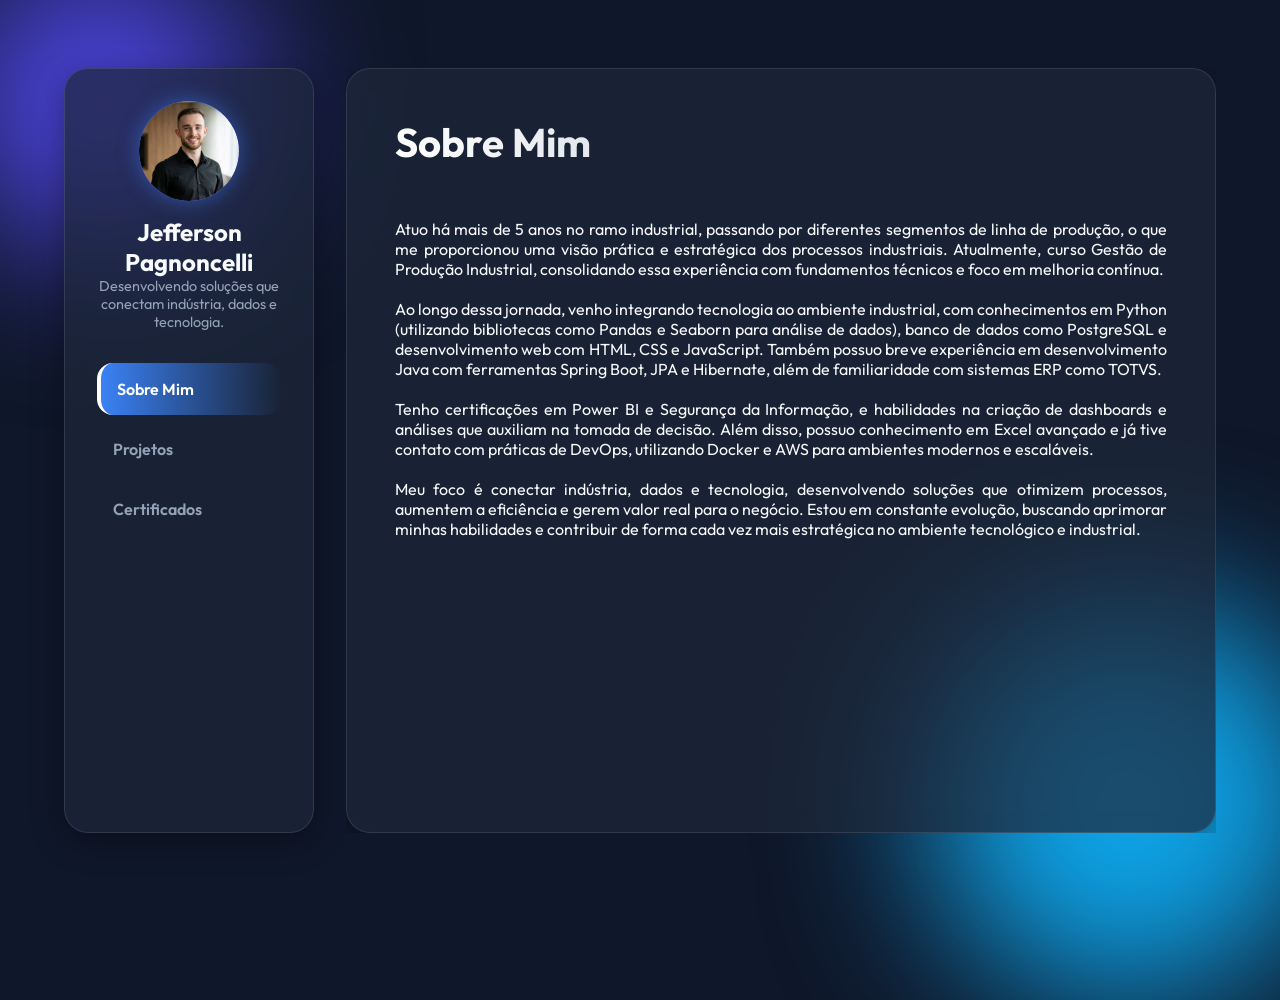
<file: index.html>
<!DOCTYPE html>
<html lang="pt-br">

<head>
    <meta charset="UTF-8">
    <meta name="viewport" content="width=device-width, initial-scale=1.0">
    <meta name="description" content="Meu portfólio profissional de TI">
    <title>Meu Portfólio de TI</title>
    <!-- Modern Font: Outfit -->
    <link href="https://fonts.googleapis.com/css2?family=Outfit:wght@300;400;600;800&display=swap" rel="stylesheet">
    <link rel="stylesheet" href="style.css">
</head>

<body>
    <div class="app-container">
        <!-- Sidebar / Navigation -->
        <nav class="sidebar glass">
            <div class="profile-header">
                <div class="avatar">
                    <img src="fotos/foto perfil.png" alt="">
                </div>
                <h1>Jefferson Pagnoncelli</h1>
                <p>Desenvolvendo soluções que conectam indústria, dados e tecnologia.</p>
            </div>
            <ul class="nav-links" id="nav-links">
                <li class="active" data-target="sobre">Sobre Mim</li>
                <li data-target="projetos">Projetos</li>
                <!--<li data-target="carreira">Carreira em TI</li>-->
                <li data-target="certificados">Certificados</li>
                <!-- ADICIONE NOVAS ABAS AQUI: -->
                <!-- <li data-target="nova_aba">Minha Nova Aba</li> -->
            </ul>


        </nav>

        <!-- Main Content Area -->
        <main class="content-area">

            <!-- Section: Sobre Mim -->
            <section id="sobre" class="tab-content active glass">
                <h2>Sobre Mim</h2>
                <div class="content-body" id="sobre-body">
                    <p> <br>Atuo há mais de 5 anos no ramo industrial, passando por diferentes segmentos de linha de
                        produção,
                        o
                        que me proporcionou uma visão prática e estratégica dos processos industriais. Atualmente, curso
                        Gestão de Produção Industrial, consolidando essa experiência com fundamentos técnicos e foco em
                        melhoria contínua.</br>

                        <br> Ao longo dessa jornada, venho integrando tecnologia ao ambiente industrial, com
                        conhecimentos em
                        Python (utilizando bibliotecas como Pandas e Seaborn para análise de dados), banco de dados como
                        PostgreSQL e desenvolvimento web com HTML, CSS e JavaScript. Também possuo breve experiência em
                        desenvolvimento Java com ferramentas Spring Boot, JPA e Hibernate,
                        além de familiaridade com sistemas ERP como
                        TOTVS.</br>

                        <br>Tenho certificações em Power BI e Segurança da Informação, e habilidades na criação
                        de
                        dashboards e análises que auxiliam na tomada de decisão. Além disso, possuo conhecimento em
                        Excel avançado e já tive contato com práticas de DevOps, utilizando Docker e AWS para ambientes
                        modernos e escaláveis.</br>

                        <br>Meu foco é conectar indústria, dados e tecnologia, desenvolvendo soluções que otimizem
                        processos, aumentem a eficiência e gerem valor real para o negócio. Estou em constante evolução,
                        buscando aprimorar minhas habilidades e contribuir de forma cada vez mais estratégica no
                        ambiente tecnológico e industrial.</br>
                    </p>
                </div>
            </section>

            <!-- Section: Projetos -->
            <section id="projetos" class="tab-content glass">
                <h2>Meus Projetos</h2>
                <div class="grid-container" id="projetos-grid">
                    <!-- Cards de projetos carregados via API -->
                </div>
            </section>

            <!-- Section: Carreira -->
            <!--<section id="carreira" class="tab-content glass">
                <h2>Minha Carreira em TI</h2>
                <div class="timeline" id="carreira-timeline">
                     Linha do tempo carregada via API 
                </div>
            </section>-->

            <!-- Section: Certificados -->
            <section id="certificados" class="tab-content glass">
                <h2>Meus Certificados</h2>
                <div class="grid-container" id="certificados-grid">
                    <p><br>Ensino Médio Completo – Instituto Estadual de Educação Tiradentes;</br>
                        <br>Curso de Assistente Administrativo 2018/2019 800 horas – CFP SENAI NOVA PRATA –
                        Concluído;</br>
                        <br>Curso de Operador de Empilhadeira NR11 – Concluído;</br>
                        <br>Curso de Desenvolvimento Back-end (Python, desenvolvimento web, automatização e manipulação
                        de dados, DevOps e Deploy) – EBAC – Concluído.</br>
                        <br>Curso de Segurança da Informação – Udemy – Concluído </br>
                        <br>Curso de Rede de Computadores – Básico ao Avançado – Concluído.</br>
                        <br>Curso Google Cybersecurity – Cousera – Concluído.</br>
                        <br>Curso Power BI Básico ao Avançado – Udemy – Concluído.</br>
                        <br>Curso de DevOps (Kubernetes, Docker e Rancher) – Em andamento.</br>
                        <br>Curso de Gestão de Projetos – Em andamento.</br>
                        <br>Superior em Gestão de Produção Industrial (UNINTER) – Em andamento (2º semestre).</br>
                    </p>
                </div>
            </section>

        </main>
    </div>

    <div class="modal" id="modal">
        <img src="fotos/foto perfil.png" alt="">
    </div>

    <!-- Elementos de Decoração Fluída (Background Blob) -->
    <div class="blob blob-1"></div>
    <div class="blob blob-2"></div>

    <script src="script.js"></script>

</body>

</html>
</file>
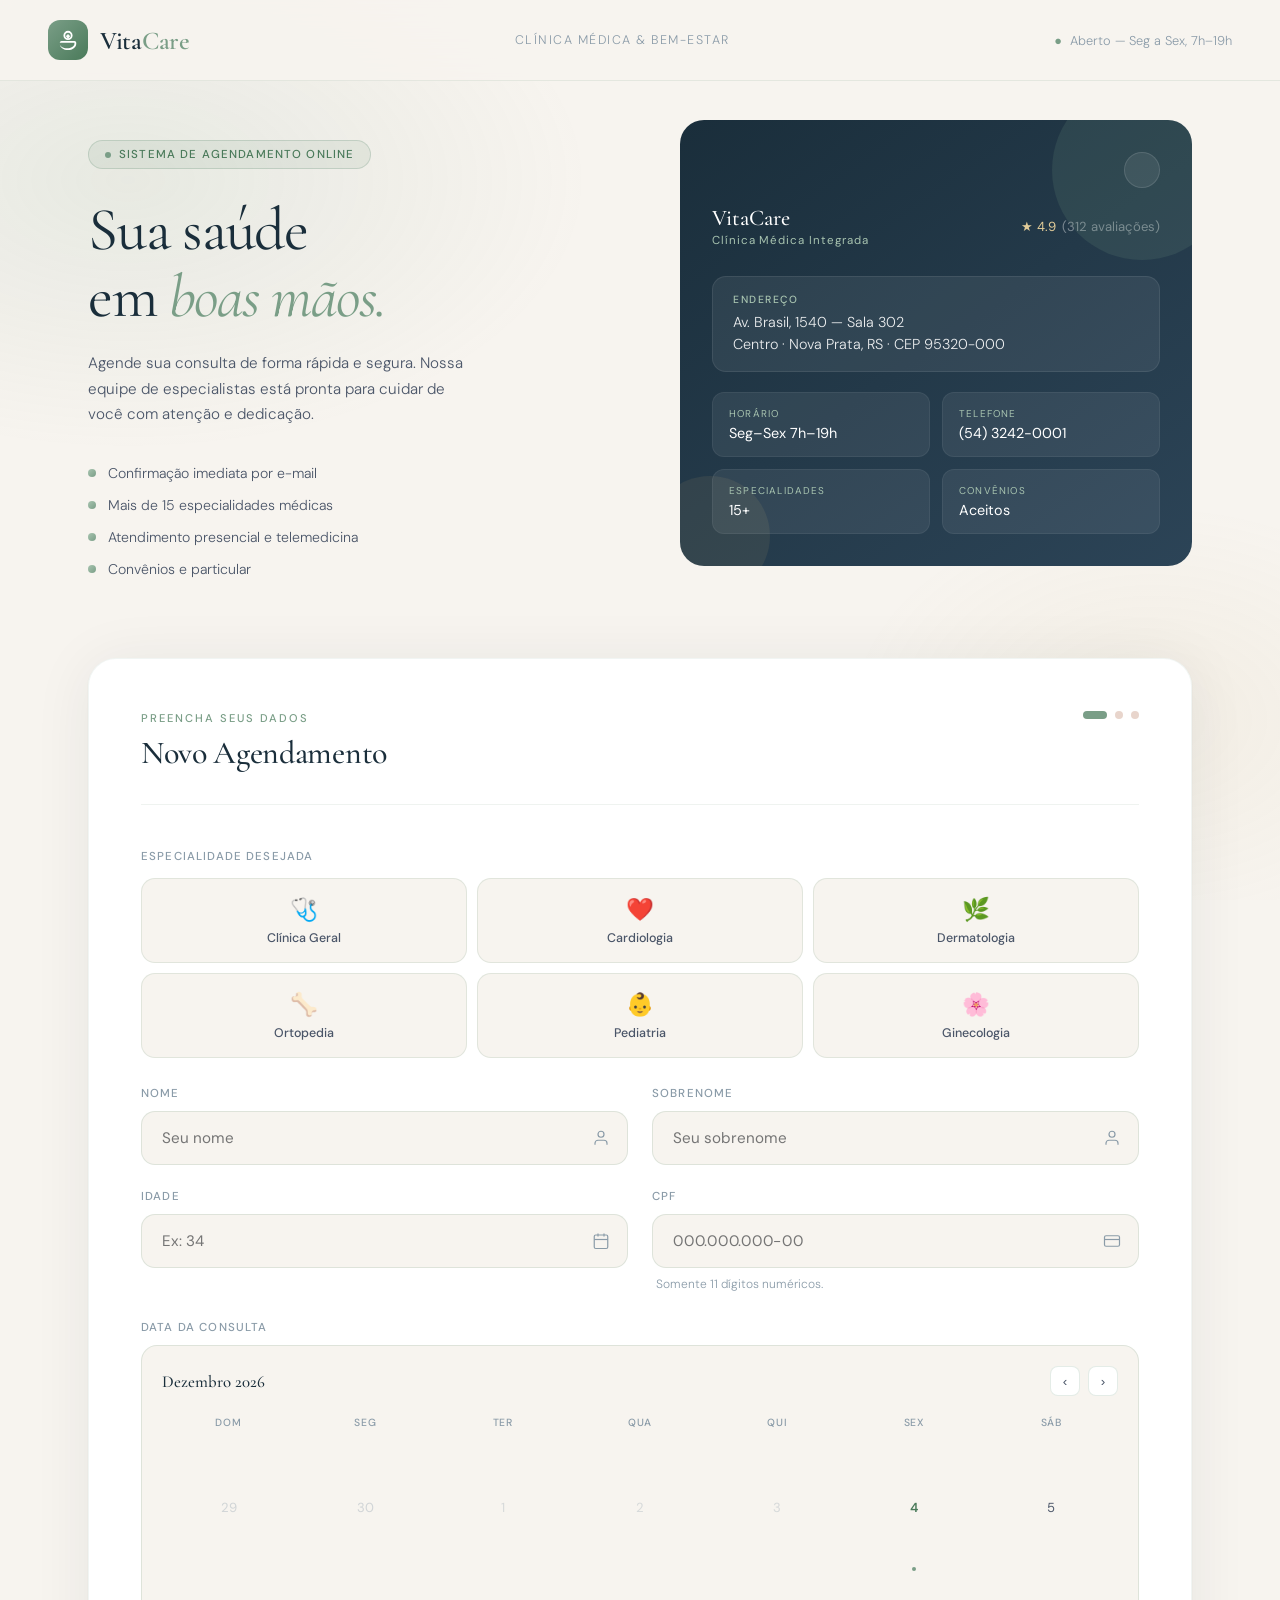
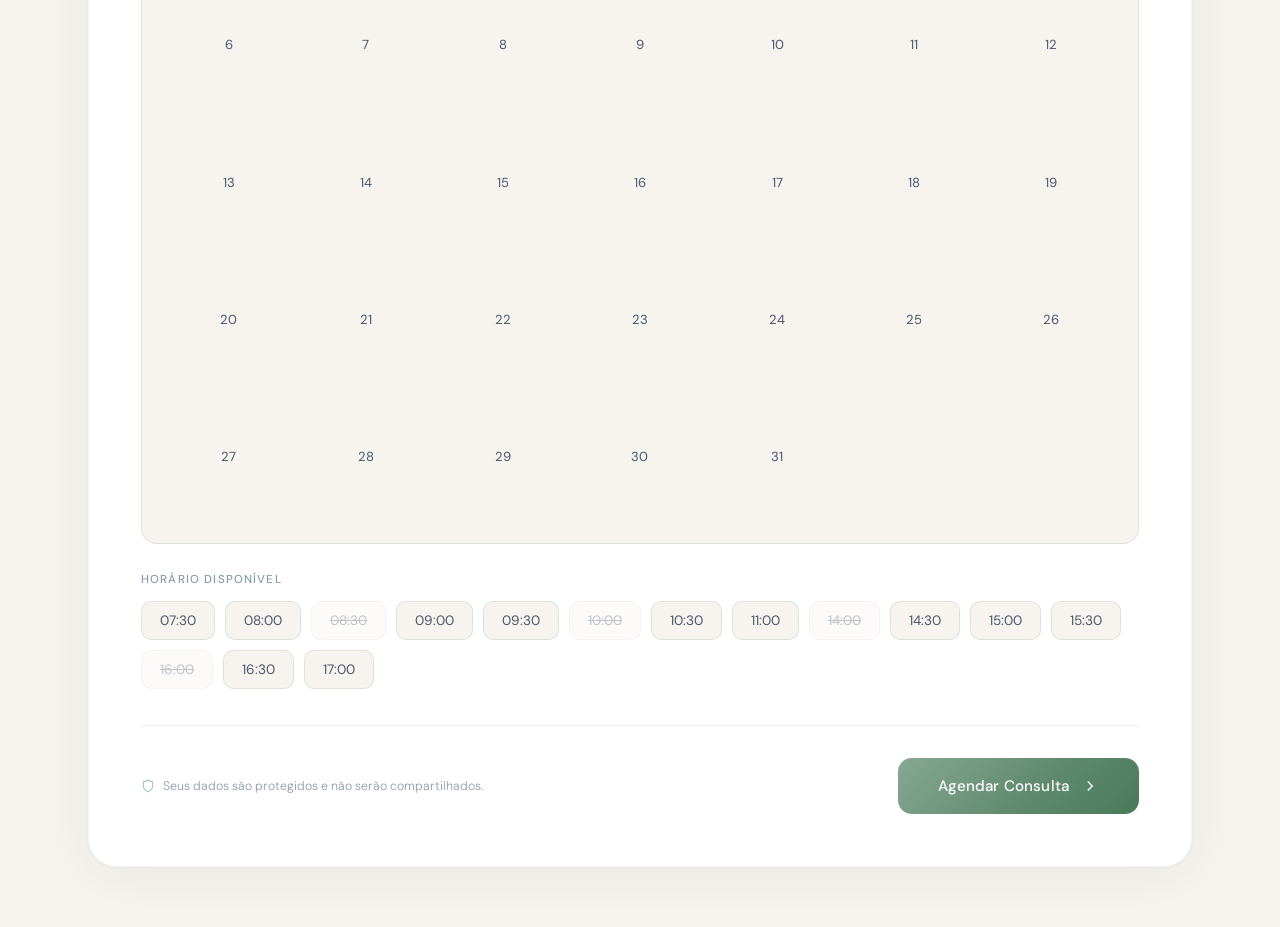
<file: agendamento.html>
<!DOCTYPE html>
<html lang="pt-BR">
<head>
<meta charset="UTF-8">
<meta name="viewport" content="width=device-width, initial-scale=1.0">
<title>VitaCare — Agendamento de Consultas</title>
<link rel="preconnect" href="https://fonts.googleapis.com">
<link href="https://fonts.googleapis.com/css2?family=Cormorant+Garamond:ital,wght@0,300;0,400;0,500;0,600;1,300;1,400&family=DM+Sans:wght@300;400;500&display=swap" rel="stylesheet">
<style>
  :root {
    --cream: #F7F4EF;
    --sage: #7A9E87;
    --sage-light: #A8C4B0;
    --sage-dark: #4A7A5A;
    --navy: #1A2E3B;
    --navy-light: #2C4457;
    --gold: #C4A96A;
    --gold-light: #E2CC99;
    --blush: #E8D5CC;
    --text-dark: #1A1A1A;
    --text-mid: #4A5568;
    --text-light: #8A9BA8;
    --white: #FFFFFF;
    --error: #C0392B;
    --success: #27AE60;
  }

  * { margin: 0; padding: 0; box-sizing: border-box; }

  body {
    font-family: 'DM Sans', sans-serif;
    background: var(--cream);
    color: var(--text-dark);
    min-height: 100vh;
    overflow-x: hidden;
  }

  /* ── BACKGROUND ── */
  body::before {
    content: '';
    position: fixed;
    inset: 0;
    background:
      radial-gradient(ellipse 60% 50% at 10% 20%, rgba(122,158,135,0.12) 0%, transparent 60%),
      radial-gradient(ellipse 40% 40% at 90% 80%, rgba(196,169,106,0.08) 0%, transparent 60%);
    pointer-events: none;
    z-index: 0;
  }

  /* ── HEADER ── */
  header {
    position: fixed;
    top: 0; left: 0; right: 0;
    z-index: 100;
    padding: 20px 48px;
    display: flex;
    align-items: center;
    justify-content: space-between;
    background: rgba(247,244,239,0.85);
    backdrop-filter: blur(16px);
    border-bottom: 1px solid rgba(122,158,135,0.15);
  }

  .logo {
    display: flex;
    align-items: center;
    gap: 12px;
  }

  .logo-mark {
    width: 40px; height: 40px;
    background: linear-gradient(135deg, var(--sage) 0%, var(--sage-dark) 100%);
    border-radius: 12px;
    display: flex;
    align-items: center;
    justify-content: center;
    position: relative;
  }

  .logo-mark svg {
    width: 22px; height: 22px;
    fill: white;
  }

  .logo-text {
    font-family: 'Cormorant Garamond', serif;
    font-size: 1.6rem;
    font-weight: 600;
    color: var(--navy);
    letter-spacing: -0.01em;
  }

  .logo-text span {
    color: var(--sage);
  }

  .header-tagline {
    font-size: 0.78rem;
    color: var(--text-light);
    letter-spacing: 0.12em;
    text-transform: uppercase;
    font-weight: 300;
  }

  /* ── MAIN WRAPPER ── */
  main {
    position: relative;
    z-index: 1;
    padding: 120px 48px 60px;
    max-width: 1200px;
    margin: 0 auto;
  }

  /* ── HERO SECTION ── */
  .hero {
    display: grid;
    grid-template-columns: 1fr 1fr;
    gap: 80px;
    align-items: start;
    margin-bottom: 80px;
  }

  .hero-left {
    padding-top: 20px;
  }

  .hero-badge {
    display: inline-flex;
    align-items: center;
    gap: 8px;
    padding: 6px 16px;
    background: rgba(122,158,135,0.12);
    border: 1px solid rgba(122,158,135,0.3);
    border-radius: 100px;
    font-size: 0.72rem;
    color: var(--sage-dark);
    letter-spacing: 0.1em;
    text-transform: uppercase;
    font-weight: 500;
    margin-bottom: 28px;
  }

  .hero-badge::before {
    content: '';
    width: 6px; height: 6px;
    background: var(--sage);
    border-radius: 50%;
    animation: pulse 2s ease-in-out infinite;
  }

  @keyframes pulse {
    0%, 100% { opacity: 1; transform: scale(1); }
    50% { opacity: 0.5; transform: scale(1.3); }
  }

  .hero-title {
    font-family: 'Cormorant Garamond', serif;
    font-size: 3.8rem;
    font-weight: 400;
    line-height: 1.1;
    color: var(--navy);
    margin-bottom: 20px;
    letter-spacing: -0.02em;
  }

  .hero-title em {
    font-style: italic;
    color: var(--sage);
  }

  .hero-desc {
    font-size: 0.95rem;
    color: var(--text-mid);
    line-height: 1.7;
    font-weight: 300;
    max-width: 380px;
    margin-bottom: 36px;
  }

  .hero-features {
    display: flex;
    flex-direction: column;
    gap: 14px;
  }

  .feature-item {
    display: flex;
    align-items: center;
    gap: 12px;
    font-size: 0.88rem;
    color: var(--text-mid);
    font-weight: 300;
  }

  .feature-dot {
    width: 8px; height: 8px;
    border-radius: 50%;
    background: linear-gradient(135deg, var(--sage-light), var(--sage));
    flex-shrink: 0;
  }

  /* ── DECORATIVE CARD ── */
  .hero-visual {
    position: relative;
  }

  .clinic-card {
    background: linear-gradient(145deg, var(--navy) 0%, var(--navy-light) 100%);
    border-radius: 24px;
    padding: 32px;
    color: white;
    position: relative;
    overflow: hidden;
  }

  .clinic-card::before {
    content: '';
    position: absolute;
    top: -40px; right: -40px;
    width: 180px; height: 180px;
    border-radius: 50%;
    background: rgba(122,158,135,0.15);
  }

  .clinic-card::after {
    content: '';
    position: absolute;
    bottom: -30px; left: -30px;
    width: 120px; height: 120px;
    border-radius: 50%;
    background: rgba(196,169,106,0.1);
  }

  .clinic-card-header {
    display: flex;
    align-items: center;
    justify-content: space-between;
    margin-bottom: 28px;
  }

  .clinic-name {
    font-family: 'Cormorant Garamond', serif;
    font-size: 1.4rem;
    font-weight: 500;
  }

  .clinic-rating {
    display: flex;
    align-items: center;
    gap: 4px;
    font-size: 0.82rem;
    color: var(--gold-light);
  }

  .clinic-address-block {
    background: rgba(255,255,255,0.07);
    border-radius: 14px;
    padding: 16px 20px;
    margin-bottom: 20px;
    border: 1px solid rgba(255,255,255,0.08);
  }

  .address-label {
    font-size: 0.65rem;
    letter-spacing: 0.15em;
    text-transform: uppercase;
    color: var(--sage-light);
    margin-bottom: 6px;
    font-weight: 500;
  }

  .address-text {
    font-size: 0.9rem;
    font-weight: 300;
    line-height: 1.5;
    color: rgba(255,255,255,0.9);
  }

  .clinic-specs {
    display: grid;
    grid-template-columns: 1fr 1fr;
    gap: 12px;
    position: relative;
    z-index: 1;
  }

  .spec-item {
    background: rgba(255,255,255,0.07);
    border-radius: 12px;
    padding: 14px 16px;
    border: 1px solid rgba(255,255,255,0.06);
  }

  .spec-label {
    font-size: 0.62rem;
    letter-spacing: 0.12em;
    text-transform: uppercase;
    color: var(--sage-light);
    margin-bottom: 4px;
  }

  .spec-value {
    font-size: 0.9rem;
    font-weight: 400;
  }

  /* ── FORM SECTION ── */
  .form-section {
    background: white;
    border-radius: 28px;
    padding: 52px;
    box-shadow: 0 4px 60px rgba(26,46,59,0.07), 0 1px 3px rgba(26,46,59,0.05);
    border: 1px solid rgba(122,158,135,0.1);
    animation: slideUp 0.6s ease forwards;
  }

  @keyframes slideUp {
    from { opacity: 0; transform: translateY(30px); }
    to { opacity: 1; transform: translateY(0); }
  }

  .form-header {
    display: flex;
    align-items: flex-start;
    justify-content: space-between;
    margin-bottom: 44px;
    padding-bottom: 32px;
    border-bottom: 1px solid rgba(122,158,135,0.12);
  }

  .form-step-label {
    font-size: 0.7rem;
    letter-spacing: 0.18em;
    text-transform: uppercase;
    color: var(--sage);
    font-weight: 500;
    margin-bottom: 8px;
  }

  .form-title {
    font-family: 'Cormorant Garamond', serif;
    font-size: 2rem;
    font-weight: 500;
    color: var(--navy);
    letter-spacing: -0.01em;
  }

  .step-indicators {
    display: flex;
    gap: 8px;
    align-items: center;
  }

  .step-dot {
    width: 8px; height: 8px;
    border-radius: 50%;
    background: var(--blush);
    transition: all 0.3s ease;
  }

  .step-dot.active {
    width: 24px;
    border-radius: 4px;
    background: var(--sage);
  }

  /* ── FORM FIELDS ── */
  .form-grid {
    display: grid;
    grid-template-columns: 1fr 1fr;
    gap: 24px;
    margin-bottom: 28px;
  }

  .form-group {
    position: relative;
  }

  .form-group.full {
    grid-column: 1 / -1;
  }

  label {
    display: block;
    font-size: 0.72rem;
    letter-spacing: 0.1em;
    text-transform: uppercase;
    color: var(--text-light);
    font-weight: 500;
    margin-bottom: 10px;
    transition: color 0.2s;
  }

  .form-group:focus-within label {
    color: var(--sage-dark);
  }

  input[type="text"],
  input[type="number"],
  input[type="date"],
  select {
    width: 100%;
    padding: 16px 20px;
    background: var(--cream);
    border: 1.5px solid rgba(122,158,135,0.2);
    border-radius: 14px;
    font-family: 'DM Sans', sans-serif;
    font-size: 0.95rem;
    color: var(--text-dark);
    transition: all 0.25s ease;
    outline: none;
    appearance: none;
  }

  input:focus, select:focus {
    border-color: var(--sage);
    background: white;
    box-shadow: 0 0 0 4px rgba(122,158,135,0.08);
  }

  input.error-field {
    border-color: var(--error);
    background: rgba(192,57,43,0.03);
    box-shadow: 0 0 0 4px rgba(192,57,43,0.06);
  }

  input.valid-field {
    border-color: var(--success);
    background: rgba(39,174,96,0.03);
  }

  .field-hint {
    font-size: 0.75rem;
    color: var(--text-light);
    margin-top: 8px;
    padding-left: 4px;
    font-weight: 300;
    transition: color 0.2s;
  }

  .field-error {
    font-size: 0.75rem;
    color: var(--error);
    margin-top: 8px;
    padding-left: 4px;
    display: none;
    animation: fadeIn 0.2s ease;
  }

  @keyframes fadeIn {
    from { opacity: 0; transform: translateY(-4px); }
    to { opacity: 1; transform: translateY(0); }
  }

  .field-error.show { display: block; }
  .field-hint.hide { display: none; }

  .input-icon-wrap {
    position: relative;
  }

  .input-icon-wrap input {
    padding-right: 50px;
  }

  .input-icon {
    position: absolute;
    right: 18px;
    top: 50%;
    transform: translateY(-50%);
    color: var(--text-light);
    display: flex;
    align-items: center;
    pointer-events: none;
    transition: color 0.2s;
  }

  .input-icon svg {
    width: 18px; height: 18px;
    stroke: currentColor;
    fill: none;
    stroke-width: 1.6;
  }

  .valid-icon { color: var(--success) !important; }
  .error-icon { color: var(--error) !important; }

  /* ── CPF FORMATTER ── */
  .cpf-display {
    font-family: 'DM Sans', sans-serif;
    letter-spacing: 0.05em;
  }

  /* ── TIME SLOTS ── */
  .time-section {
    margin-bottom: 28px;
  }

  .time-section-label {
    font-size: 0.72rem;
    letter-spacing: 0.1em;
    text-transform: uppercase;
    color: var(--text-light);
    font-weight: 500;
    margin-bottom: 14px;
  }

  .time-slots {
    display: flex;
    flex-wrap: wrap;
    gap: 10px;
  }

  .time-slot {
    padding: 10px 18px;
    border-radius: 10px;
    border: 1.5px solid rgba(122,158,135,0.2);
    background: var(--cream);
    font-size: 0.85rem;
    cursor: pointer;
    color: var(--text-mid);
    font-weight: 400;
    transition: all 0.2s ease;
    user-select: none;
  }

  .time-slot:hover {
    border-color: var(--sage);
    background: rgba(122,158,135,0.07);
    color: var(--sage-dark);
  }

  .time-slot.selected {
    background: var(--sage);
    border-color: var(--sage);
    color: white;
    font-weight: 500;
    box-shadow: 0 4px 14px rgba(122,158,135,0.4);
  }

  .time-slot.unavailable {
    opacity: 0.35;
    cursor: not-allowed;
    text-decoration: line-through;
  }

  /* ── SPECIALTY SELECT ── */
  .specialty-grid {
    display: grid;
    grid-template-columns: repeat(3, 1fr);
    gap: 10px;
    margin-bottom: 28px;
  }

  .specialty-card {
    padding: 16px;
    border-radius: 14px;
    border: 1.5px solid rgba(122,158,135,0.18);
    background: var(--cream);
    cursor: pointer;
    transition: all 0.22s ease;
    text-align: center;
  }

  .specialty-card:hover {
    border-color: var(--sage);
    background: rgba(122,158,135,0.06);
    transform: translateY(-1px);
  }

  .specialty-card.selected {
    border-color: var(--sage);
    background: rgba(122,158,135,0.1);
    box-shadow: 0 4px 14px rgba(122,158,135,0.15);
  }

  .specialty-icon {
    font-size: 1.4rem;
    margin-bottom: 6px;
  }

  .specialty-name {
    font-size: 0.78rem;
    font-weight: 500;
    color: var(--text-mid);
  }

  .specialty-card.selected .specialty-name {
    color: var(--sage-dark);
  }

  /* ── SUBMIT BUTTON ── */
  .form-actions {
    display: flex;
    align-items: center;
    justify-content: space-between;
    margin-top: 36px;
    padding-top: 32px;
    border-top: 1px solid rgba(122,158,135,0.12);
  }

  .privacy-note {
    display: flex;
    align-items: center;
    gap: 8px;
    font-size: 0.77rem;
    color: var(--text-light);
    font-weight: 300;
  }

  .privacy-note svg {
    width: 14px; height: 14px;
    stroke: var(--sage-light);
    fill: none;
    stroke-width: 1.8;
    flex-shrink: 0;
  }

  .btn-agendar {
    display: inline-flex;
    align-items: center;
    gap: 12px;
    padding: 18px 40px;
    background: linear-gradient(135deg, var(--sage) 0%, var(--sage-dark) 100%);
    color: white;
    border: none;
    border-radius: 14px;
    font-family: 'DM Sans', sans-serif;
    font-size: 0.95rem;
    font-weight: 500;
    cursor: pointer;
    transition: all 0.3s ease;
    letter-spacing: 0.01em;
    position: relative;
    overflow: hidden;
  }

  .btn-agendar::before {
    content: '';
    position: absolute;
    inset: 0;
    background: linear-gradient(135deg, rgba(255,255,255,0.1) 0%, transparent 60%);
  }

  .btn-agendar:hover {
    transform: translateY(-2px);
    box-shadow: 0 8px 28px rgba(74,122,90,0.45);
  }

  .btn-agendar:active {
    transform: translateY(0);
  }

  .btn-agendar svg {
    width: 18px; height: 18px;
    stroke: white;
    fill: none;
    stroke-width: 1.8;
  }

  /* ── TICKET MODAL ── */
  .modal-overlay {
    position: fixed;
    inset: 0;
    background: rgba(26,46,59,0.6);
    backdrop-filter: blur(8px);
    z-index: 1000;
    display: none;
    align-items: center;
    justify-content: center;
    padding: 24px;
    animation: fadeIn 0.3s ease;
  }

  .modal-overlay.open {
    display: flex;
  }

  .ticket {
    background: white;
    border-radius: 28px;
    width: 100%;
    max-width: 520px;
    overflow: hidden;
    box-shadow: 0 40px 80px rgba(26,46,59,0.25);
    animation: scaleIn 0.4s cubic-bezier(0.34, 1.56, 0.64, 1) forwards;
  }

  @keyframes scaleIn {
    from { opacity: 0; transform: scale(0.88) translateY(20px); }
    to { opacity: 1; transform: scale(1) translateY(0); }
  }

  .ticket-header {
    background: linear-gradient(135deg, var(--navy) 0%, var(--navy-light) 100%);
    padding: 36px 40px;
    position: relative;
    overflow: hidden;
  }

  .ticket-header::before {
    content: '';
    position: absolute;
    top: -30px; right: -30px;
    width: 150px; height: 150px;
    border-radius: 50%;
    background: rgba(122,158,135,0.15);
  }

  .ticket-header::after {
    content: '';
    position: absolute;
    bottom: -20px; left: 40%;
    width: 80px; height: 80px;
    border-radius: 50%;
    background: rgba(196,169,106,0.12);
  }

  .ticket-logo {
    font-family: 'Cormorant Garamond', serif;
    font-size: 1.3rem;
    color: white;
    margin-bottom: 4px;
    position: relative;
    z-index: 1;
  }

  .ticket-subtitle {
    font-size: 0.72rem;
    color: var(--sage-light);
    letter-spacing: 0.12em;
    text-transform: uppercase;
    position: relative;
    z-index: 1;
  }

  .ticket-id-badge {
    position: absolute;
    top: 36px; right: 40px;
    background: rgba(255,255,255,0.1);
    border: 1px solid rgba(255,255,255,0.15);
    border-radius: 8px;
    padding: 8px 14px;
    z-index: 1;
  }

  .ticket-id-label {
    font-size: 0.58rem;
    letter-spacing: 0.15em;
    text-transform: uppercase;
    color: var(--sage-light);
    margin-bottom: 2px;
  }

  .ticket-id-value {
    font-family: 'DM Sans', monospace;
    font-size: 0.85rem;
    color: white;
    font-weight: 500;
  }

  /* ── TICKET DASHED DIVIDER ── */
  .ticket-divider {
    display: flex;
    align-items: center;
    position: relative;
    padding: 0 8px;
  }

  .ticket-divider::before {
    content: '';
    flex: 1;
    border-top: 2px dashed rgba(122,158,135,0.25);
  }

  .ticket-divider-circle {
    width: 20px; height: 20px;
    border-radius: 50%;
    background: var(--cream);
    flex-shrink: 0;
  }

  .ticket-divider-circle.left {
    margin-left: -28px;
    box-shadow: inset -3px 0 0 rgba(122,158,135,0.15);
  }

  .ticket-divider-circle.right {
    margin-right: -28px;
    box-shadow: inset 3px 0 0 rgba(122,158,135,0.15);
  }

  /* ── TICKET BODY ── */
  .ticket-body {
    padding: 32px 40px;
    background: var(--cream);
  }

  .ticket-datetime {
    display: flex;
    align-items: center;
    gap: 16px;
    margin-bottom: 28px;
  }

  .ticket-date-block {
    text-align: center;
    background: var(--sage);
    border-radius: 14px;
    padding: 12px 18px;
    min-width: 80px;
    color: white;
  }

  .ticket-day {
    font-family: 'Cormorant Garamond', serif;
    font-size: 2.2rem;
    line-height: 1;
    font-weight: 500;
  }

  .ticket-month {
    font-size: 0.68rem;
    letter-spacing: 0.1em;
    text-transform: uppercase;
    opacity: 0.85;
    margin-top: 2px;
  }

  .ticket-time-info {
    flex: 1;
  }

  .ticket-time {
    font-family: 'Cormorant Garamond', serif;
    font-size: 1.8rem;
    font-weight: 500;
    color: var(--navy);
    line-height: 1;
    margin-bottom: 4px;
  }

  .ticket-weekday {
    font-size: 0.82rem;
    color: var(--text-light);
    font-weight: 300;
  }

  .ticket-specialty-badge {
    padding: 6px 14px;
    background: rgba(122,158,135,0.12);
    border: 1px solid rgba(122,158,135,0.25);
    border-radius: 100px;
    font-size: 0.76rem;
    color: var(--sage-dark);
    font-weight: 500;
    margin-top: 6px;
    display: inline-block;
  }

  .ticket-patient-info {
    background: white;
    border-radius: 16px;
    padding: 20px 24px;
    margin-bottom: 20px;
    border: 1px solid rgba(122,158,135,0.12);
  }

  .ticket-info-label {
    font-size: 0.62rem;
    letter-spacing: 0.15em;
    text-transform: uppercase;
    color: var(--text-light);
    font-weight: 500;
    margin-bottom: 4px;
  }

  .ticket-info-value {
    font-size: 0.92rem;
    color: var(--navy);
    font-weight: 400;
  }

  .ticket-info-grid {
    display: grid;
    grid-template-columns: 1fr 1fr;
    gap: 16px;
    margin-bottom: 16px;
  }

  .ticket-location {
    background: white;
    border-radius: 16px;
    padding: 18px 24px;
    border: 1px solid rgba(122,158,135,0.12);
    display: flex;
    align-items: flex-start;
    gap: 14px;
  }

  .ticket-location-icon {
    width: 36px; height: 36px;
    background: rgba(122,158,135,0.12);
    border-radius: 10px;
    display: flex;
    align-items: center;
    justify-content: center;
    flex-shrink: 0;
    margin-top: 2px;
  }

  .ticket-location-icon svg {
    width: 16px; height: 16px;
    stroke: var(--sage-dark);
    fill: none;
    stroke-width: 1.8;
  }

  .ticket-location-name {
    font-size: 0.92rem;
    font-weight: 500;
    color: var(--navy);
    margin-bottom: 2px;
  }

  .ticket-location-address {
    font-size: 0.8rem;
    color: var(--text-mid);
    font-weight: 300;
    line-height: 1.5;
  }

  /* ── TICKET FOOTER ── */
  .ticket-footer {
    padding: 20px 40px 32px;
    background: var(--cream);
    display: flex;
    align-items: center;
    justify-content: space-between;
  }

  .ticket-note {
    font-size: 0.75rem;
    color: var(--text-light);
    font-weight: 300;
    max-width: 200px;
    line-height: 1.5;
  }

  .btn-download {
    display: inline-flex;
    align-items: center;
    gap: 8px;
    padding: 12px 24px;
    background: linear-gradient(135deg, var(--sage), var(--sage-dark));
    color: white;
    border: none;
    border-radius: 10px;
    font-family: 'DM Sans', sans-serif;
    font-size: 0.85rem;
    font-weight: 500;
    cursor: pointer;
    transition: all 0.2s ease;
  }

  .btn-download:hover {
    box-shadow: 0 6px 20px rgba(74,122,90,0.4);
    transform: translateY(-1px);
  }

  .btn-fechar {
    position: absolute;
    top: 16px; right: 16px;
    width: 36px; height: 36px;
    border-radius: 50%;
    background: rgba(255,255,255,0.1);
    border: 1px solid rgba(255,255,255,0.15);
    color: white;
    cursor: pointer;
    display: flex;
    align-items: center;
    justify-content: center;
    font-size: 1.2rem;
    transition: background 0.2s;
    z-index: 2;
  }

  .btn-fechar:hover {
    background: rgba(255,255,255,0.2);
  }

  /* ── BARCODE ── */
  .barcode {
    display: flex;
    gap: 2px;
    align-items: flex-end;
    height: 36px;
  }

  .barcode-bar {
    background: var(--navy);
    border-radius: 1px;
    opacity: 0.6;
  }

  /* ── CALENDAR MINI ── */
  .calendar-wrapper {
    background: var(--cream);
    border-radius: 16px;
    padding: 20px;
    border: 1.5px solid rgba(122,158,135,0.2);
    margin-bottom: 8px;
  }

  .cal-header {
    display: flex;
    align-items: center;
    justify-content: space-between;
    margin-bottom: 16px;
  }

  .cal-month-label {
    font-family: 'Cormorant Garamond', serif;
    font-size: 1.05rem;
    font-weight: 500;
    color: var(--navy);
  }

  .cal-nav {
    display: flex;
    gap: 8px;
  }

  .cal-nav-btn {
    width: 30px; height: 30px;
    border-radius: 8px;
    border: 1.5px solid rgba(122,158,135,0.2);
    background: white;
    cursor: pointer;
    display: flex;
    align-items: center;
    justify-content: center;
    color: var(--text-mid);
    transition: all 0.2s;
    font-size: 0.85rem;
  }

  .cal-nav-btn:hover {
    border-color: var(--sage);
    color: var(--sage-dark);
    background: rgba(122,158,135,0.07);
  }

  .cal-grid {
    display: grid;
    grid-template-columns: repeat(7, 1fr);
    gap: 4px;
  }

  .cal-day-header {
    text-align: center;
    font-size: 0.65rem;
    letter-spacing: 0.08em;
    text-transform: uppercase;
    color: var(--text-light);
    padding: 4px 0 8px;
    font-weight: 500;
  }

  .cal-day {
    aspect-ratio: 1;
    display: flex;
    align-items: center;
    justify-content: center;
    font-size: 0.82rem;
    border-radius: 8px;
    cursor: pointer;
    color: var(--text-mid);
    transition: all 0.18s;
    font-weight: 400;
  }

  .cal-day:hover:not(.other-month):not(.past-day) {
    background: rgba(122,158,135,0.12);
    color: var(--sage-dark);
  }

  .cal-day.other-month {
    color: rgba(138,155,168,0.35);
    cursor: default;
  }

  .cal-day.past-day {
    color: rgba(138,155,168,0.3);
    cursor: not-allowed;
  }

  .cal-day.today {
    font-weight: 600;
    color: var(--sage-dark);
    position: relative;
  }

  .cal-day.today::after {
    content: '';
    position: absolute;
    bottom: 3px;
    left: 50%; transform: translateX(-50%);
    width: 4px; height: 4px;
    border-radius: 50%;
    background: var(--sage);
  }

  .cal-day.selected {
    background: var(--sage);
    color: white;
    font-weight: 600;
    box-shadow: 0 3px 10px rgba(122,158,135,0.4);
  }

  /* ── RESPONSIVE ── */
  @media (max-width: 900px) {
    main { padding: 100px 24px 40px; }
    header { padding: 16px 24px; }
    .hero { grid-template-columns: 1fr; gap: 40px; }
    .hero-visual { display: none; }
    .form-section { padding: 32px 24px; }
    .form-grid { grid-template-columns: 1fr; }
    .specialty-grid { grid-template-columns: repeat(2, 1fr); }
    .hero-title { font-size: 2.8rem; }
  }

  /* ── SUCCESS STATE ── */
  .success-glow {
    animation: successPulse 0.4s ease;
  }

  @keyframes successPulse {
    0% { box-shadow: 0 0 0 0 rgba(122,158,135,0.4); }
    100% { box-shadow: 0 0 0 20px rgba(122,158,135,0); }
  }
</style>
</head>
<body>

<!-- HEADER -->
<header>
  <div class="logo">
    <div class="logo-mark">
      <svg viewBox="0 0 24 24" xmlns="http://www.w3.org/2000/svg">
        <path d="M12 2a5 5 0 1 0 0 10A5 5 0 0 0 12 2zm0 2a3 3 0 1 1 0 6 3 3 0 0 1 0-6zm-7 9a2 2 0 0 0-2 2v1c0 3.866 4.03 7 9 7s9-3.134 9-7v-1a2 2 0 0 0-2-2H5zm0 2h14v1c0 2.761-3.582 5-8 5s-8-2.239-8-5v-1z"/>
        <rect x="11" y="6" width="2" height="4"/>
        <rect x="10" y="7" width="4" height="2"/>
      </svg>
    </div>
    <div>
      <div class="logo-text">Vita<span>Care</span></div>
    </div>
  </div>
  <div class="header-tagline">Clínica Médica & Bem-Estar</div>
  <div style="font-size:0.8rem;color:var(--text-light);font-weight:300;">
    <span style="color:var(--sage);font-weight:500;">●</span>&nbsp; Aberto — Seg a Sex, 7h–19h
  </div>
</header>

<!-- MAIN -->
<main>
  <!-- HERO -->
  <section class="hero">
    <div class="hero-left">
      <div class="hero-badge">Sistema de Agendamento Online</div>
      <h1 class="hero-title">
        Sua saúde<br>em <em>boas mãos.</em>
      </h1>
      <p class="hero-desc">
        Agende sua consulta de forma rápida e segura. Nossa equipe de especialistas está pronta para cuidar de você com atenção e dedicação.
      </p>
      <div class="hero-features">
        <div class="feature-item"><span class="feature-dot"></span>Confirmação imediata por e-mail</div>
        <div class="feature-item"><span class="feature-dot"></span>Mais de 15 especialidades médicas</div>
        <div class="feature-item"><span class="feature-dot"></span>Atendimento presencial e telemedicina</div>
        <div class="feature-item"><span class="feature-dot"></span>Convênios e particular</div>
      </div>
    </div>

    <div class="hero-visual">
      <div class="clinic-card">
        <button class="btn-fechar" onclick="" style="position:relative;top:auto;right:auto;background:rgba(255,255,255,0.08);border:1px solid rgba(255,255,255,0.12);margin-bottom:16px;margin-left:auto;display:flex;pointer-events:none;">
        </button>
        <div class="clinic-card-header">
          <div>
            <div class="clinic-name">VitaCare</div>
            <div style="font-size:0.72rem;color:var(--sage-light);letter-spacing:0.08em;margin-top:2px;">Clínica Médica Integrada</div>
          </div>
          <div class="clinic-rating">
            ★ 4.9 <span style="color:rgba(255,255,255,0.4);margin-left:2px;">(312 avaliações)</span>
          </div>
        </div>
        <div class="clinic-address-block">
          <div class="address-label">Endereço</div>
          <div class="address-text">Av. Brasil, 1540 — Sala 302<br>Centro · Nova Prata, RS · CEP 95320-000</div>
        </div>
        <div class="clinic-specs">
          <div class="spec-item">
            <div class="spec-label">Horário</div>
            <div class="spec-value">Seg–Sex 7h–19h</div>
          </div>
          <div class="spec-item">
            <div class="spec-label">Telefone</div>
            <div class="spec-value">(54) 3242-0001</div>
          </div>
          <div class="spec-item">
            <div class="spec-label">Especialidades</div>
            <div class="spec-value">15+</div>
          </div>
          <div class="spec-item">
            <div class="spec-label">Convênios</div>
            <div class="spec-value">Aceitos</div>
          </div>
        </div>
      </div>
    </div>
  </section>

  <!-- FORM -->
  <section class="form-section">
    <div class="form-header">
      <div>
        <div class="form-step-label">Preencha seus dados</div>
        <h2 class="form-title">Novo Agendamento</h2>
      </div>
      <div class="step-indicators">
        <div class="step-dot active" id="dot1"></div>
        <div class="step-dot" id="dot2"></div>
        <div class="step-dot" id="dot3"></div>
      </div>
    </div>

    <!-- SPECIALTY -->
    <div style="margin-bottom:16px;">
      <div class="time-section-label">Especialidade desejada</div>
      <div class="specialty-grid" id="specialtyGrid">
        <div class="specialty-card" data-spec="Clínica Geral" onclick="selectSpecialty(this)">
          <div class="specialty-icon">🩺</div>
          <div class="specialty-name">Clínica Geral</div>
        </div>
        <div class="specialty-card" data-spec="Cardiologia" onclick="selectSpecialty(this)">
          <div class="specialty-icon">❤️</div>
          <div class="specialty-name">Cardiologia</div>
        </div>
        <div class="specialty-card" data-spec="Dermatologia" onclick="selectSpecialty(this)">
          <div class="specialty-icon">🌿</div>
          <div class="specialty-name">Dermatologia</div>
        </div>
        <div class="specialty-card" data-spec="Ortopedia" onclick="selectSpecialty(this)">
          <div class="specialty-icon">🦴</div>
          <div class="specialty-name">Ortopedia</div>
        </div>
        <div class="specialty-card" data-spec="Pediatria" onclick="selectSpecialty(this)">
          <div class="specialty-icon">👶</div>
          <div class="specialty-name">Pediatria</div>
        </div>
        <div class="specialty-card" data-spec="Ginecologia" onclick="selectSpecialty(this)">
          <div class="specialty-icon">🌸</div>
          <div class="specialty-name">Ginecologia</div>
        </div>
      </div>
    </div>

    <!-- PATIENT DATA -->
    <div class="form-grid">
      <div class="form-group">
        <label for="nome">Nome</label>
        <div class="input-icon-wrap">
          <input type="text" id="nome" placeholder="Seu nome" oninput="validateName(this)" autocomplete="given-name">
          <div class="input-icon" id="nome-icon">
            <svg viewBox="0 0 24 24"><path d="M20 21v-2a4 4 0 0 0-4-4H8a4 4 0 0 0-4 4v2"/><circle cx="12" cy="7" r="4"/></svg>
          </div>
        </div>
        <div class="field-error" id="nome-error">Por favor, insira seu nome.</div>
      </div>

      <div class="form-group">
        <label for="sobrenome">Sobrenome</label>
        <div class="input-icon-wrap">
          <input type="text" id="sobrenome" placeholder="Seu sobrenome" oninput="validateSobrenome(this)" autocomplete="family-name">
          <div class="input-icon" id="sobrenome-icon">
            <svg viewBox="0 0 24 24"><path d="M20 21v-2a4 4 0 0 0-4-4H8a4 4 0 0 0-4 4v2"/><circle cx="12" cy="7" r="4"/></svg>
          </div>
        </div>
        <div class="field-error" id="sobrenome-error">Por favor, insira seu sobrenome.</div>
      </div>

      <div class="form-group">
        <label for="idade">Idade</label>
        <div class="input-icon-wrap">
          <input type="number" id="idade" placeholder="Ex: 34" min="0" max="120" oninput="validateIdade(this)">
          <div class="input-icon" id="idade-icon">
            <svg viewBox="0 0 24 24"><rect x="3" y="4" width="18" height="18" rx="2" ry="2"/><line x1="16" y1="2" x2="16" y2="6"/><line x1="8" y1="2" x2="8" y2="6"/><line x1="3" y1="10" x2="21" y2="10"/></svg>
          </div>
        </div>
        <div class="field-error" id="idade-error">Insira uma idade válida (0–120).</div>
      </div>

      <div class="form-group">
        <label for="cpf">CPF</label>
        <div class="input-icon-wrap">
          <input type="text" id="cpf" class="cpf-display" placeholder="000.000.000-00" maxlength="14" oninput="formatCPF(this)" autocomplete="off">
          <div class="input-icon" id="cpf-icon">
            <svg viewBox="0 0 24 24"><rect x="2" y="5" width="20" height="14" rx="2"/><line x1="2" y1="10" x2="22" y2="10"/></svg>
          </div>
        </div>
        <div class="field-hint" id="cpf-hint">Somente 11 dígitos numéricos.</div>
        <div class="field-error" id="cpf-error">CPF inválido — informe exatamente 11 dígitos.</div>
      </div>
    </div>

    <!-- CALENDAR -->
    <div class="form-group full" style="margin-bottom:28px;">
      <label>Data da Consulta</label>
      <div class="calendar-wrapper">
        <div class="cal-header">
          <div class="cal-month-label" id="calMonthLabel">—</div>
          <div class="cal-nav">
            <button class="cal-nav-btn" onclick="changeMonth(-1)">&#8249;</button>
            <button class="cal-nav-btn" onclick="changeMonth(1)">&#8250;</button>
          </div>
        </div>
        <div class="cal-grid" id="calGrid"></div>
      </div>
      <div id="dateSelectedDisplay" style="font-size:0.82rem;color:var(--sage-dark);padding-left:4px;margin-top:4px;display:none;font-weight:500;"></div>
      <div class="field-error" id="date-error">Por favor, selecione uma data.</div>
    </div>

    <!-- TIME SLOTS -->
    <div class="time-section">
      <div class="time-section-label">Horário disponível</div>
      <div class="time-slots" id="timeSlots">
        <div class="time-slot" onclick="selectTime(this)">07:30</div>
        <div class="time-slot" onclick="selectTime(this)">08:00</div>
        <div class="time-slot unavailable">08:30</div>
        <div class="time-slot" onclick="selectTime(this)">09:00</div>
        <div class="time-slot" onclick="selectTime(this)">09:30</div>
        <div class="time-slot unavailable">10:00</div>
        <div class="time-slot" onclick="selectTime(this)">10:30</div>
        <div class="time-slot" onclick="selectTime(this)">11:00</div>
        <div class="time-slot unavailable">14:00</div>
        <div class="time-slot" onclick="selectTime(this)">14:30</div>
        <div class="time-slot" onclick="selectTime(this)">15:00</div>
        <div class="time-slot" onclick="selectTime(this)">15:30</div>
        <div class="time-slot unavailable">16:00</div>
        <div class="time-slot" onclick="selectTime(this)">16:30</div>
        <div class="time-slot" onclick="selectTime(this)">17:00</div>
      </div>
      <div class="field-error" id="time-error" style="margin-top:8px;">Por favor, selecione um horário.</div>
    </div>

    <!-- ACTIONS -->
    <div class="form-actions">
      <div class="privacy-note">
        <svg viewBox="0 0 24 24"><path d="M12 22s8-4 8-10V5l-8-3-8 3v7c0 6 8 10 8 10z"/></svg>
        Seus dados são protegidos e não serão compartilhados.
      </div>
      <button class="btn-agendar" onclick="agendar()">
        Agendar Consulta
        <svg viewBox="0 0 24 24"><polyline points="9 18 15 12 9 6"/></svg>
      </button>
    </div>
  </section>
</main>

<!-- TICKET MODAL -->
<div class="modal-overlay" id="ticketModal">
  <div class="ticket" id="ticketCard">
    <div class="ticket-header">
      <button class="btn-fechar" onclick="closeModal()">✕</button>
      <div class="ticket-logo">VitaCare</div>
      <div class="ticket-subtitle">Comprovante de Agendamento</div>
      <div class="ticket-id-badge">
        <div class="ticket-id-label">Protocolo</div>
        <div class="ticket-id-value" id="ticketProtocol">#VC-000000</div>
      </div>
    </div>

    <!-- DASHED DIVIDER -->
    <div style="display:flex;align-items:center;margin:0 -1px;">
      <div style="width:20px;height:20px;border-radius:50%;background:var(--cream);flex-shrink:0;box-shadow:inset -3px 0 0 rgba(122,158,135,0.15);margin-left:-1px;"></div>
      <div style="flex:1;border-top:2px dashed rgba(122,158,135,0.25);"></div>
      <div style="width:20px;height:20px;border-radius:50%;background:var(--cream);flex-shrink:0;box-shadow:inset 3px 0 0 rgba(122,158,135,0.15);margin-right:-1px;"></div>
    </div>

    <div class="ticket-body">
      <!-- DATETIME -->
      <div class="ticket-datetime">
        <div class="ticket-date-block">
          <div class="ticket-day" id="tDay">—</div>
          <div class="ticket-month" id="tMonth">—</div>
        </div>
        <div class="ticket-time-info">
          <div class="ticket-time" id="tTime">—</div>
          <div class="ticket-weekday" id="tWeekday">—</div>
          <div class="ticket-specialty-badge" id="tSpecialty">—</div>
        </div>
      </div>

      <!-- PATIENT INFO -->
      <div class="ticket-patient-info">
        <div class="ticket-info-grid">
          <div>
            <div class="ticket-info-label">Paciente</div>
            <div class="ticket-info-value" id="tName">—</div>
          </div>
          <div>
            <div class="ticket-info-label">Idade</div>
            <div class="ticket-info-value" id="tIdade">—</div>
          </div>
          <div>
            <div class="ticket-info-label">CPF</div>
            <div class="ticket-info-value" id="tCPF">—</div>
          </div>
          <div>
            <div class="ticket-info-label">Data completa</div>
            <div class="ticket-info-value" id="tFullDate">—</div>
          </div>
        </div>
      </div>

      <!-- LOCATION -->
      <div class="ticket-location">
        <div class="ticket-location-icon">
          <svg viewBox="0 0 24 24"><path d="M21 10c0 7-9 13-9 13s-9-6-9-13a9 9 0 0 1 18 0z"/><circle cx="12" cy="10" r="3"/></svg>
        </div>
        <div>
          <div class="ticket-location-name">VitaCare — Clínica Médica Integrada</div>
          <div class="ticket-location-address">Av. Brasil, 1540 — Sala 302, Centro<br>Nova Prata, RS — CEP 95320-000<br>📞 (54) 3242-0001</div>
        </div>
      </div>
    </div>

    <!-- TICKET FOOTER -->
    <div class="ticket-footer">
      <div class="ticket-note">
        Apresente este comprovante na recepção no dia da consulta.
      </div>
      <button class="btn-download" onclick="imprimirTicket()">
        <svg viewBox="0 0 24 24" width="16" height="16" stroke="white" fill="none" stroke-width="1.8"><polyline points="6 9 6 2 18 2 18 9"/><path d="M6 18H4a2 2 0 0 1-2-2v-5a2 2 0 0 1 2-2h16a2 2 0 0 1 2 2v5a2 2 0 0 1-2 2h-2"/><rect x="6" y="14" width="12" height="8"/></svg>
        Imprimir
      </button>
    </div>
  </div>
</div>

<script>
  // ── STATE ──
  let selectedDate = null;
  let selectedTime = null;
  let selectedSpecialty = null;
  let calDate = new Date();

  const monthNames = ['Janeiro','Fevereiro','Março','Abril','Maio','Junho','Julho','Agosto','Setembro','Outubro','Novembro','Dezembro'];
  const weekDaysFull = ['Domingo','Segunda-feira','Terça-feira','Quarta-feira','Quinta-feira','Sexta-feira','Sábado'];
  const weekDaysShort = ['Dom','Seg','Ter','Qua','Qui','Sex','Sáb'];

  // ── CALENDAR ──
  function renderCalendar() {
    const grid = document.getElementById('calGrid');
    const label = document.getElementById('calMonthLabel');
    const today = new Date(); today.setHours(0,0,0,0);

    label.textContent = monthNames[calDate.getMonth()] + ' ' + calDate.getFullYear();
    grid.innerHTML = '';

    weekDaysShort.forEach(d => {
      const el = document.createElement('div');
      el.className = 'cal-day-header';
      el.textContent = d;
      grid.appendChild(el);
    });

    const firstDay = new Date(calDate.getFullYear(), calDate.getMonth(), 1).getDay();
    const daysInMonth = new Date(calDate.getFullYear(), calDate.getMonth() + 1, 0).getDate();
    const prevDays = new Date(calDate.getFullYear(), calDate.getMonth(), 0).getDate();

    for (let i = firstDay - 1; i >= 0; i--) {
      const el = document.createElement('div');
      el.className = 'cal-day other-month';
      el.textContent = prevDays - i;
      grid.appendChild(el);
    }

    for (let d = 1; d <= daysInMonth; d++) {
      const el = document.createElement('div');
      el.className = 'cal-day';
      el.textContent = d;

      const thisDate = new Date(calDate.getFullYear(), calDate.getMonth(), d);
      thisDate.setHours(0,0,0,0);

      if (thisDate < today) {
        el.classList.add('past-day');
      } else {
        if (thisDate.getTime() === today.getTime()) el.classList.add('today');

        if (selectedDate && thisDate.getTime() === selectedDate.getTime()) {
          el.classList.add('selected');
        }

        el.onclick = () => {
          selectedDate = thisDate;
          document.getElementById('date-error').classList.remove('show');
          const display = document.getElementById('dateSelectedDisplay');
          display.style.display = 'block';
          display.textContent = '✓ ' + weekDaysFull[thisDate.getDay()] + ', ' + d + ' de ' + monthNames[thisDate.getMonth()] + ' de ' + thisDate.getFullYear();
          renderCalendar();
        };
      }

      grid.appendChild(el);
    }
  }

  function changeMonth(dir) {
    calDate.setMonth(calDate.getMonth() + dir);
    renderCalendar();
  }

  // ── SPECIALTY ──
  function selectSpecialty(el) {
    document.querySelectorAll('.specialty-card').forEach(c => c.classList.remove('selected'));
    el.classList.add('selected');
    selectedSpecialty = el.dataset.spec;
    document.getElementById('dot1').classList.remove('active');
    document.getElementById('dot2').classList.add('active');
  }

  // ── TIME ──
  function selectTime(el) {
    document.querySelectorAll('.time-slot').forEach(t => t.classList.remove('selected'));
    el.classList.add('selected');
    selectedTime = el.textContent.trim();
    document.getElementById('time-error').classList.remove('show');
    document.getElementById('dot3').classList.add('active');
  }

  // ── VALIDATION ──
  function validateName(el) {
    const val = el.value.trim();
    const icon = document.getElementById('nome-icon');
    const err = document.getElementById('nome-error');
    if (val.length > 0) {
      el.classList.remove('error-field'); el.classList.add('valid-field');
      icon.className = 'input-icon valid-icon';
      err.classList.remove('show');
    } else {
      el.classList.remove('valid-field');
    }
  }

  function validateSobrenome(el) {
    const val = el.value.trim();
    const icon = document.getElementById('sobrenome-icon');
    const err = document.getElementById('sobrenome-error');
    if (val.length > 0) {
      el.classList.remove('error-field'); el.classList.add('valid-field');
      icon.className = 'input-icon valid-icon';
      err.classList.remove('show');
    } else {
      el.classList.remove('valid-field');
    }
  }

  function validateIdade(el) {
    const val = parseInt(el.value);
    const icon = document.getElementById('idade-icon');
    const err = document.getElementById('idade-error');
    if (!isNaN(val) && val >= 0 && val <= 120) {
      el.classList.remove('error-field'); el.classList.add('valid-field');
      icon.className = 'input-icon valid-icon';
      err.classList.remove('show');
    } else if (el.value !== '') {
      el.classList.add('error-field'); el.classList.remove('valid-field');
      icon.className = 'input-icon error-icon';
      err.classList.add('show');
    }
  }

  function formatCPF(el) {
    let v = el.value.replace(/\D/g, '').slice(0, 11);
    if (v.length >= 4) v = v.slice(0,3) + '.' + v.slice(3);
    if (v.length >= 8) v = v.slice(0,7) + '.' + v.slice(7);
    if (v.length >= 12) v = v.slice(0,11) + '-' + v.slice(11);
    el.value = v;

    const digits = v.replace(/\D/g,'');
    const icon = document.getElementById('cpf-icon');
    const err = document.getElementById('cpf-error');
    const hint = document.getElementById('cpf-hint');

    if (digits.length === 11) {
      el.classList.remove('error-field'); el.classList.add('valid-field');
      icon.className = 'input-icon valid-icon';
      err.classList.remove('show');
      hint.classList.add('hide');
    } else if (digits.length > 0) {
      el.classList.remove('valid-field');
      icon.className = 'input-icon';
      err.classList.remove('show');
      hint.classList.remove('hide');
    }
  }

  function validateCPF(cpf) {
    const digits = cpf.replace(/\D/g, '');
    return digits.length === 11;
  }

  // ── SUBMIT ──
  function agendar() {
    let valid = true;

    const nome = document.getElementById('nome').value.trim();
    const sobrenome = document.getElementById('sobrenome').value.trim();
    const idade = document.getElementById('idade').value.trim();
    const cpf = document.getElementById('cpf').value.trim();

    // Nome
    if (!nome) {
      document.getElementById('nome').classList.add('error-field');
      document.getElementById('nome-error').classList.add('show');
      valid = false;
    }

    // Sobrenome
    if (!sobrenome) {
      document.getElementById('sobrenome').classList.add('error-field');
      document.getElementById('sobrenome-error').classList.add('show');
      valid = false;
    }

    // Idade
    const idadeVal = parseInt(idade);
    if (!idade || isNaN(idadeVal) || idadeVal < 0 || idadeVal > 120) {
      document.getElementById('idade').classList.add('error-field');
      document.getElementById('idade-error').classList.add('show');
      valid = false;
    }

    // CPF — exactly 11 digits
    if (!validateCPF(cpf)) {
      document.getElementById('cpf').classList.add('error-field');
      document.getElementById('cpf-error').classList.add('show');
      document.getElementById('cpf-hint').classList.add('hide');
      valid = false;
    }

    // Specialty
    if (!selectedSpecialty) {
      document.getElementById('specialtyGrid').style.outline = '2px dashed rgba(192,57,43,0.4)';
      document.getElementById('specialtyGrid').style.borderRadius = '14px';
      valid = false;
    }

    // Date
    if (!selectedDate) {
      document.getElementById('date-error').classList.add('show');
      valid = false;
    }

    // Time
    if (!selectedTime) {
      document.getElementById('time-error').classList.add('show');
      valid = false;
    }

    if (!valid) return;

    // Fill ticket
    const protocol = '#VC-' + Math.floor(100000 + Math.random() * 900000);
    document.getElementById('ticketProtocol').textContent = protocol;
    document.getElementById('tName').textContent = nome + ' ' + sobrenome;
    document.getElementById('tIdade').textContent = idadeVal + ' anos';
    document.getElementById('tCPF').textContent = cpf;
    document.getElementById('tTime').textContent = selectedTime;
    document.getElementById('tSpecialty').textContent = selectedSpecialty;

    const day = selectedDate.getDate();
    const month = monthNames[selectedDate.getMonth()];
    const year = selectedDate.getFullYear();
    const weekday = weekDaysFull[selectedDate.getDay()];

    document.getElementById('tDay').textContent = String(day).padStart(2,'0');
    document.getElementById('tMonth').textContent = monthNames[selectedDate.getMonth()].slice(0,3).toUpperCase();
    document.getElementById('tWeekday').textContent = weekday + ', ' + year;
    document.getElementById('tFullDate').textContent = day + ' de ' + month + ' de ' + year;

    // Open modal
    document.getElementById('ticketModal').classList.add('open');
    document.getElementById('specialtyGrid').style.outline = '';
  }

  function closeModal() {
    document.getElementById('ticketModal').classList.remove('open');
  }

  function imprimirTicket() {
    window.print();
  }

  // Click outside to close
  document.getElementById('ticketModal').addEventListener('click', function(e) {
    if (e.target === this) closeModal();
  });

  // ── INIT ──
  renderCalendar();
</script>
</body>
</html>
</file>
<file: style.css>
:root {
    --bg-dark: #0f172a;
    --text-primary: #f8fafc;
    --text-secondary: #94a3b8;
    --accent: #3b82f6;
    /* Azul Escuro Moderno */
    --accent-hover: #60a5fa;
    /* Azul Claro Moderno */
    --glass-bg: rgba(30, 41, 59, 0.7);
    --glass-border: rgba(255, 255, 255, 0.1);
    --neon-glow: 0 0 20px rgba(59, 130, 246, 0.5);
}

* {
    margin: 0;
    padding: 0;
    box-sizing: border-box;
    font-family: 'Outfit', sans-serif;
}

body {
    background-color: var(--bg-dark);
    color: var(--text-primary);
    min-height: 100vh;
    display: flex;
    justify-content: center;
    align-items: center;
    overflow: hidden;
    position: relative;
}

.content-body p {
    text-align: justify;
}

/* Background Blobs for dynamic look */
.blob {
    position: absolute;
    filter: blur(80px);
    z-index: -1;
    border-radius: 50%;
    animation: drift 10s infinite alternate ease-in-out;
}

.blob-1 {
    width: 300px;
    height: 300px;
    background: #4f46e5;
    top: -50px;
    left: -50px;
}

.blob-2 {
    width: 400px;
    height: 400px;
    background: #0ea5e9;
    bottom: -100px;
    right: -50px;
    animation-delay: -5s;
}

@keyframes drift {
    100% {
        transform: translateY(50px) translateX(50px);
    }
}

.app-container {
    width: 90%;
    max-width: 1200px;
    height: 85vh;
    display: flex;
    gap: 2rem;
    z-index: 10;
}

/* Glassmorphism utility */
.glass {
    background: var(--glass-bg);
    backdrop-filter: blur(12px);
    -webkit-backdrop-filter: blur(12px);
    border: 1px solid var(--glass-border);
    border-radius: 1.5rem;
    box-shadow: 0 8px 32px 0 rgba(0, 0, 0, 0.37);
}

/* Sidebar */
.sidebar {
    width: 250px;
    padding: 2rem;
    display: flex;
    flex-direction: column;
}

.profile-header {
    text-align: center;
    margin-bottom: 2rem;
}

.avatar {
    font-size: 4rem;
    margin-bottom: 1rem;
    background: linear-gradient(135deg, var(--accent), #8b5cf6);
    width: 100px;
    height: 100px;
    line-height: 100px;
    border-radius: 50%;
    margin: 0 auto;
    box-shadow: var(--neon-glow);
    overflow: hidden;
    cursor: pointer;
    transition: transform 0.3s ease;
}

.avatar img {
    width: 100%;
    height: 100%;
    object-fit: cover;
    border-radius: 50%;
}

/* modal escondido */
.modal {
    display: none;
    position: fixed;
    top: 0;
    left: 0;
    width: 100%;
    height: 100%;

    background: rgba(0, 0, 0, 0.8);
    justify-content: center;
    align-items: center;

    z-index: 999;
}

/* imagem centralizada */
.modal img {
    width: 300px;
    height: 300px;
    border-radius: 50%;
    /* continua redonda */
    object-fit: cover;
    box-shadow: 0 0 30px rgba(0, 0, 0, 0.5);
}

/* quando ativo */
.modal.active {
    display: flex;
}

.profile-header h1 {
    font-size: 1.5rem;
    margin-top: 1rem;
}

.profile-header p {
    color: var(--text-secondary);
    font-size: 0.9rem;
}

.nav-links {
    list-style: none;
    display: flex;
    flex-direction: column;
    gap: 0.5rem;
}

.nav-links li {
    padding: 1rem;
    border-radius: 1rem;
    cursor: pointer;
    transition: all 0.3s ease;
    font-weight: 600;
    color: var(--text-secondary);
}

.nav-links li:hover {
    background: rgba(255, 255, 255, 0.05);
    color: var(--text-primary);
    transform: translateX(5px);
}

.nav-links li.active {
    background: linear-gradient(90deg, var(--accent), transparent);
    color: white;
    border-left: 4px solid #fff;
}

/* Main Content Area */
.content-area {
    flex: 1;
    position: relative;
    overflow: auto;
}

/* Hide scrollbar */
.content-area::-webkit-scrollbar {
    display: none;
}

.content-area {
    -ms-overflow-style: none;
    scrollbar-width: none;
}

.tab-content {
    display: none;
    padding: 3rem;
    min-height: 100%;
    animation: fadeIn 0.4s ease-out forwards;
}

.tab-content.active {
    display: block;
}

.tab-content h2 {
    font-size: 2.5rem;
    margin-bottom: 2rem;
    background: linear-gradient(to right, #fff, var(--text-secondary));
    -webkit-background-clip: text;
    -webkit-text-fill-color: transparent;
}

@keyframes fadeIn {
    from {
        opacity: 0;
        transform: translateY(10px);
    }

    to {
        opacity: 1;
        transform: translateY(0);
    }
}

/* Grid for Projects and Certificates */
.grid-container {
    display: grid;
    grid-template-columns: repeat(auto-fill, minmax(280px, 1fr));
    gap: 1.5rem;
}

.card {
    background: rgba(255, 255, 255, 0.03);
    border: 1px solid var(--glass-border);
    padding: 1.5rem;
    border-radius: 1rem;
    transition: all 0.3s ease;
}

.card:hover {
    transform: translateY(-5px);
    background: rgba(255, 255, 255, 0.08);
    box-shadow: var(--neon-glow);
}

.card h3 {
    margin-bottom: 0.5rem;
    color: var(--text-primary);
}

.card p {
    color: var(--text-secondary);
    margin-bottom: 1rem;
    line-height: 1.5;
}

.card a {
    color: var(--accent-hover);
    text-decoration: none;
    font-weight: bold;
}

/* Timeline for Career */
.timeline {
    border-left: 2px solid var(--accent);
    padding-left: 2rem;
    margin-left: 1rem;
}

.timeline-item {
    position: relative;
    margin-bottom: 2.5rem;
}

.timeline-item::before {
    content: '';
    position: absolute;
    left: -2.35rem;
    top: 5px;
    width: 15px;
    height: 15px;
    background: var(--accent);
    border-radius: 50%;
    box-shadow: 0 0 10px var(--accent);
}

.timeline-item .period {
    font-size: 0.85rem;
    color: var(--accent-hover);
    font-weight: 600;
    margin-bottom: 0.2rem;
}

.timeline-item h3 {
    margin-bottom: 0.3rem;
}

.timeline-item .empresa {
    color: var(--text-secondary);
    margin-bottom: 0.5rem;
    font-style: italic;
}

@media (max-width: 768px) {
    .app-container {
        flex-direction: column;
        height: 100vh;
        width: 100%;
        border-radius: 0;
    }

    .sidebar {
        width: 100%;
        padding: 1rem;
        flex-direction: row;
        flex-wrap: wrap;
        justify-content: center;
        border-radius: 0;
    }

    .profile-header {
        display: none;
    }

    /* Hide avatar on mobile to save space */
    .nav-links {
        flex-direction: row;
        flex-wrap: wrap;
        justify-content: center;
    }

    .nav-links li {
        padding: 0.5rem 1rem;
    }

    .content-area {
        height: auto;
        flex: 1;
        border-radius: 0;
    }
}
</file>
